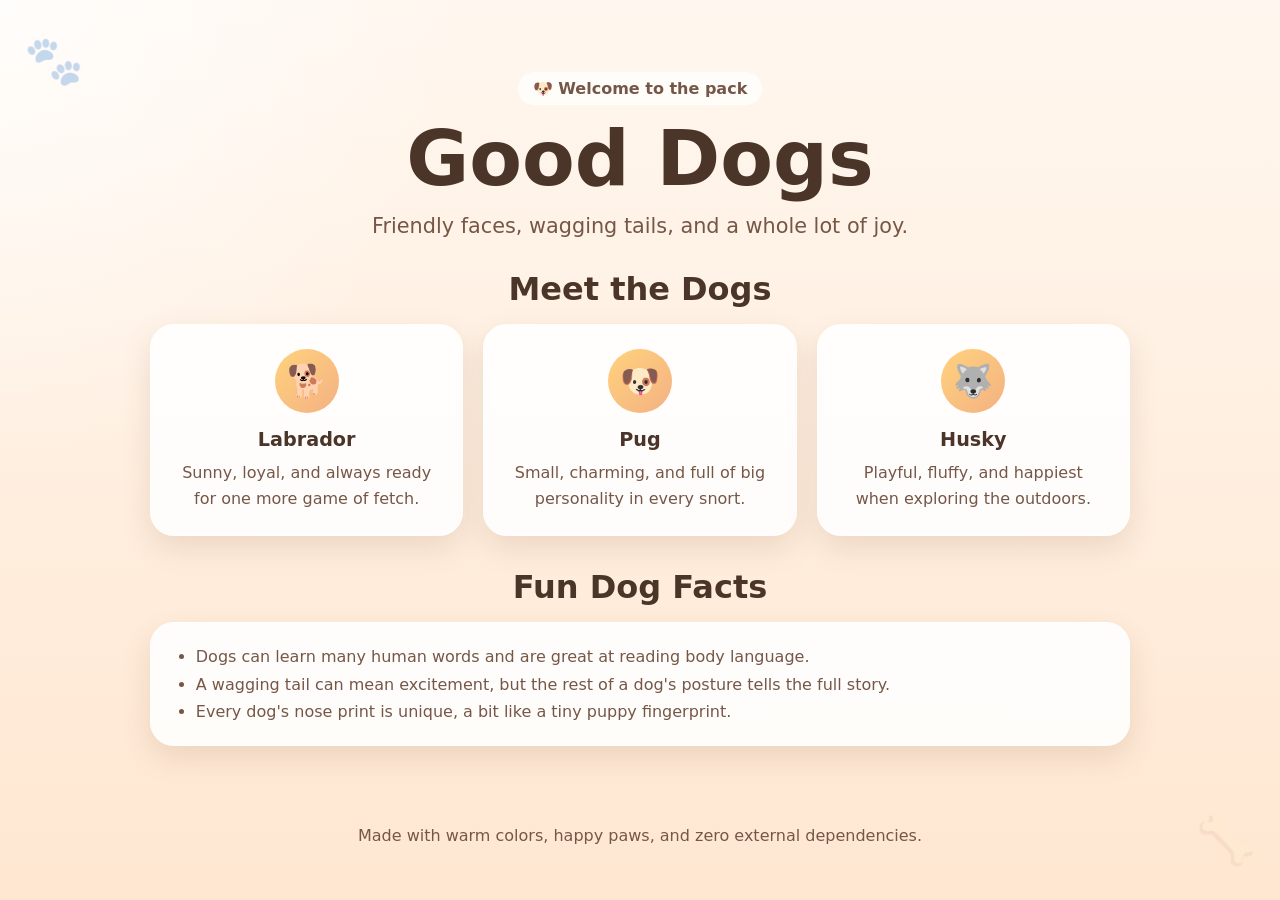
<file: dog/index.html>
<!DOCTYPE html>
<html lang="en">
<head>
  <meta charset="UTF-8">
  <meta name="viewport" content="width=device-width, initial-scale=1.0">
  <title>Good Dogs</title>
  <link rel="stylesheet" href="style.css">
</head>
<body>
  <div class="decor decor--left" aria-hidden="true">🐾</div>
  <div class="decor decor--right" aria-hidden="true">🦴</div>

  <header class="hero">
    <p class="hero__eyebrow">🐶 Welcome to the pack</p>
    <h1>Good Dogs</h1>
    <p class="tagline">Friendly faces, wagging tails, and a whole lot of joy.</p>
  </header>

  <main class="container">
    <section class="dogs" aria-label="Dog gallery">
      <h2>Meet the Dogs</h2>
      <div class="card-grid">
        <article class="dog-card">
          <div class="dog-card__emoji" aria-hidden="true">🐕</div>
          <h3>Labrador</h3>
          <p>Sunny, loyal, and always ready for one more game of fetch.</p>
        </article>

        <article class="dog-card">
          <div class="dog-card__emoji" aria-hidden="true">🐶</div>
          <h3>Pug</h3>
          <p>Small, charming, and full of big personality in every snort.</p>
        </article>

        <article class="dog-card">
          <div class="dog-card__emoji" aria-hidden="true">🐺</div>
          <h3>Husky</h3>
          <p>Playful, fluffy, and happiest when exploring the outdoors.</p>
        </article>
      </div>
    </section>

    <section class="facts" aria-label="Fun facts about dogs">
      <h2>Fun Dog Facts</h2>
      <ul class="facts-list">
        <li>Dogs can learn many human words and are great at reading body language.</li>
        <li>A wagging tail can mean excitement, but the rest of a dog's posture tells the full story.</li>
        <li>Every dog's nose print is unique, a bit like a tiny puppy fingerprint.</li>
      </ul>
    </section>
  </main>

  <footer class="footer">
    <p>Made with warm colors, happy paws, and zero external dependencies.</p>
  </footer>
</body>
</html>
</file>
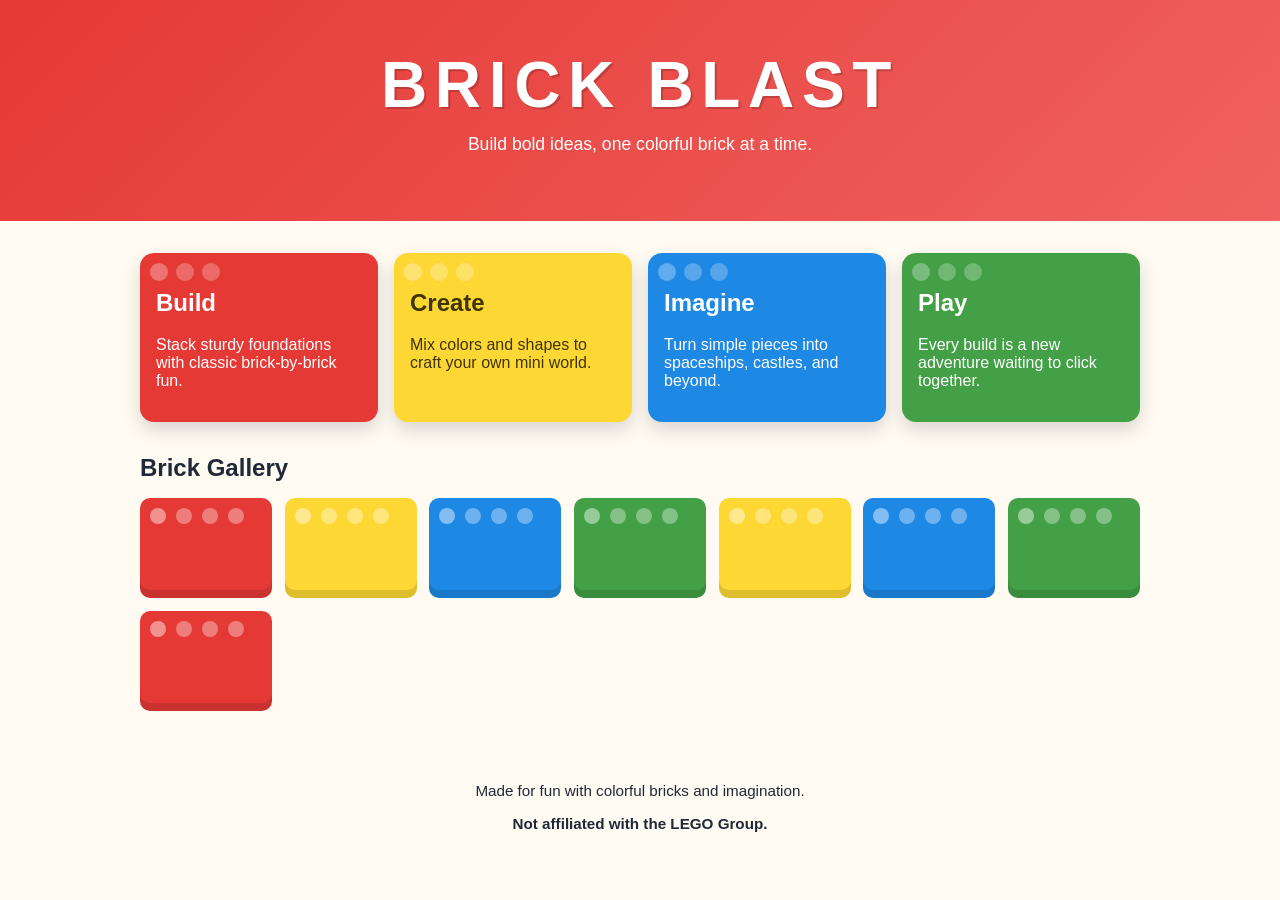
<file: lego-site/index.html>
<!DOCTYPE html>
<html lang="en">
<head>
  <meta charset="UTF-8">
  <meta name="viewport" content="width=device-width, initial-scale=1.0">
  <title>Brick Blast - LEGO-Inspired Fun</title>
  <link rel="stylesheet" href="styles.css">
</head>
<body>
  <header class="hero">
    <h1>BRICK BLAST</h1>
    <p>Build bold ideas, one colorful brick at a time.</p>
  </header>

  <main class="container">
    <section class="features" aria-label="Features">
      <article class="card card--red">
        <h2>Build</h2>
        <p>Stack sturdy foundations with classic brick-by-brick fun.</p>
      </article>
      <article class="card card--yellow">
        <h2>Create</h2>
        <p>Mix colors and shapes to craft your own mini world.</p>
      </article>
      <article class="card card--blue">
        <h2>Imagine</h2>
        <p>Turn simple pieces into spaceships, castles, and beyond.</p>
      </article>
      <article class="card card--green">
        <h2>Play</h2>
        <p>Every build is a new adventure waiting to click together.</p>
      </article>
    </section>

    <section class="gallery" aria-label="Brick gallery">
      <h2>Brick Gallery</h2>
      <div class="gallery__grid">
        <div class="tile tile--red"></div>
        <div class="tile tile--yellow"></div>
        <div class="tile tile--blue"></div>
        <div class="tile tile--green"></div>
        <div class="tile tile--yellow"></div>
        <div class="tile tile--blue"></div>
        <div class="tile tile--green"></div>
        <div class="tile tile--red"></div>
      </div>
    </section>
  </main>

  <footer class="footer">
    <p>Made for fun with colorful bricks and imagination.</p>
    <p class="disclaimer">Not affiliated with the LEGO Group.</p>
  </footer>
</body>
</html>
</file>
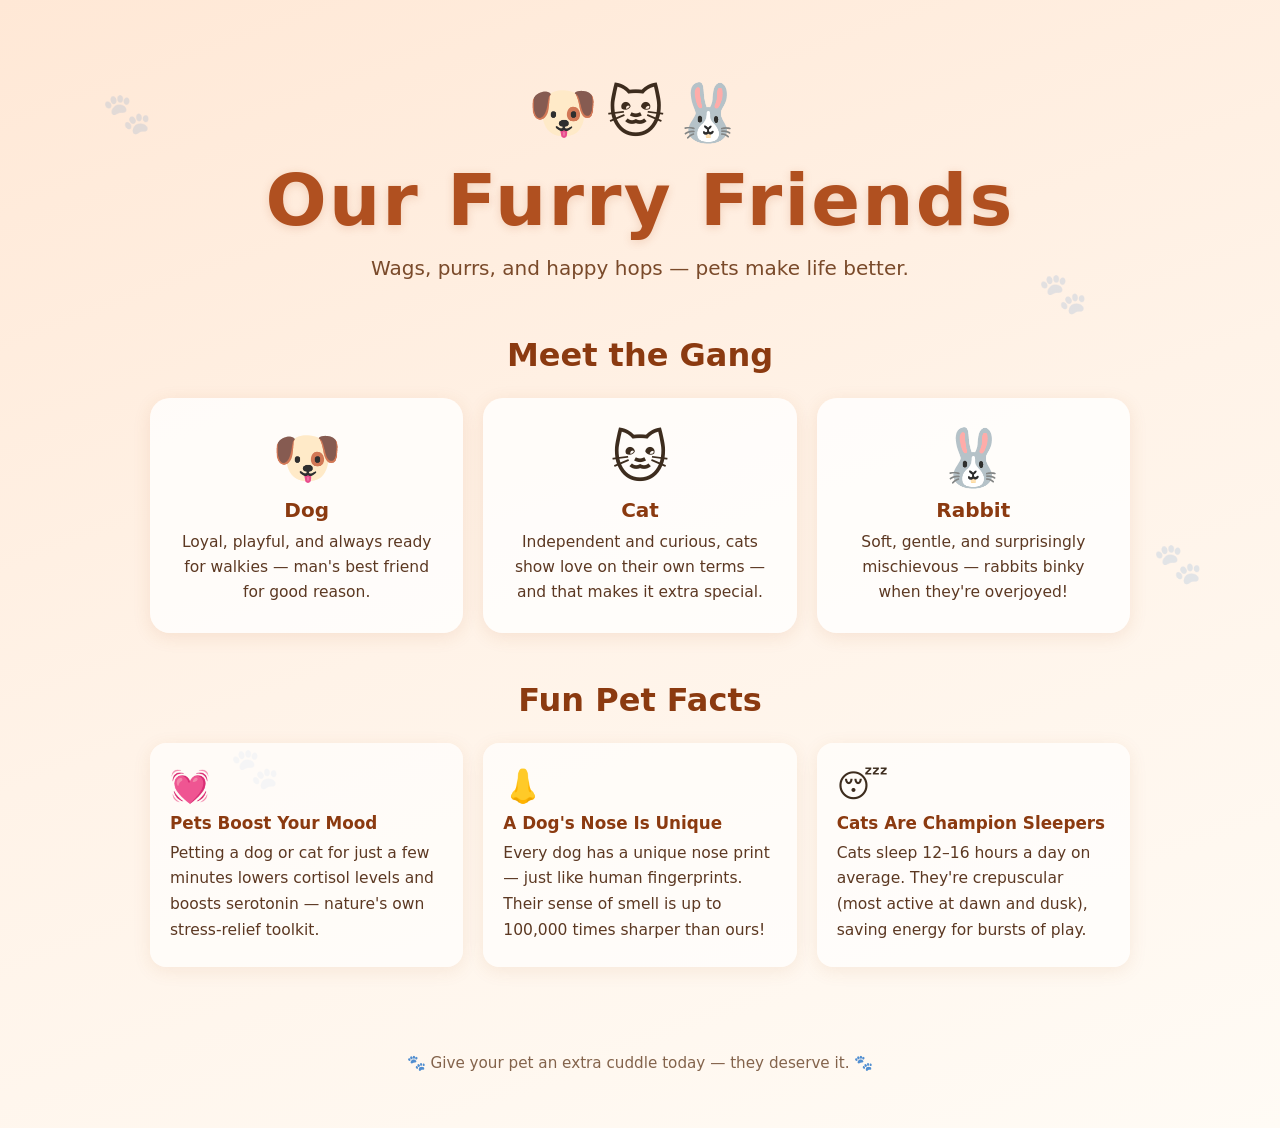
<file: pet/index.html>
<!DOCTYPE html>
<html lang="en">
<head>
  <meta charset="UTF-8">
  <meta name="viewport" content="width=device-width, initial-scale=1.0">
  <title>Our Furry Friends</title>
  <link rel="stylesheet" href="style.css">
</head>
<body>

  <!-- Decorative paw prints floating in the background -->
  <div class="bg-paws" aria-hidden="true">
    <span class="paw paw--1">🐾</span>
    <span class="paw paw--2">🐾</span>
    <span class="paw paw--3">🐾</span>
    <span class="paw paw--4">🐾</span>
  </div>

  <!-- Hero section -->
  <header class="hero">
    <div class="hero__emoji" aria-hidden="true">🐶🐱🐰</div>
    <h1>Our Furry Friends</h1>
    <p class="tagline">Wags, purrs, and happy hops — pets make life better.</p>
  </header>

  <main class="container">

    <!-- Pet cards gallery -->
    <section class="pets" aria-label="Meet our pets">
      <h2>Meet the Gang</h2>
      <div class="pets__grid">

        <article class="pet-card">
          <div class="pet-card__icon" aria-hidden="true">🐶</div>
          <h3>Dog</h3>
          <p>Loyal, playful, and always ready for walkies — man's best friend for good reason.</p>
        </article>

        <article class="pet-card">
          <div class="pet-card__icon" aria-hidden="true">🐱</div>
          <h3>Cat</h3>
          <p>Independent and curious, cats show love on their own terms — and that makes it extra special.</p>
        </article>

        <article class="pet-card">
          <div class="pet-card__icon" aria-hidden="true">🐰</div>
          <h3>Rabbit</h3>
          <p>Soft, gentle, and surprisingly mischievous — rabbits binky when they're overjoyed!</p>
        </article>

      </div>
    </section>

    <!-- Fun facts section -->
    <section class="facts" aria-label="Fun facts about pets">
      <h2>Fun Pet Facts</h2>
      <div class="facts__grid">

        <article class="fact-card">
          <div class="fact-card__icon" aria-hidden="true">💓</div>
          <h3>Pets Boost Your Mood</h3>
          <p>
            Petting a dog or cat for just a few minutes lowers cortisol levels
            and boosts serotonin — nature's own stress-relief toolkit.
          </p>
        </article>

        <article class="fact-card">
          <div class="fact-card__icon" aria-hidden="true">👃</div>
          <h3>A Dog's Nose Is Unique</h3>
          <p>
            Every dog has a unique nose print — just like human fingerprints.
            Their sense of smell is up to 100,000 times sharper than ours!
          </p>
        </article>

        <article class="fact-card">
          <div class="fact-card__icon" aria-hidden="true">😴</div>
          <h3>Cats Are Champion Sleepers</h3>
          <p>
            Cats sleep 12–16 hours a day on average. They're crepuscular
            (most active at dawn and dusk), saving energy for bursts of play.
          </p>
        </article>

      </div>
    </section>

  </main>

  <!-- Footer -->
  <footer class="footer">
    <p>🐾 Give your pet an extra cuddle today — they deserve it. 🐾</p>
  </footer>

</body>
</html>
</file>
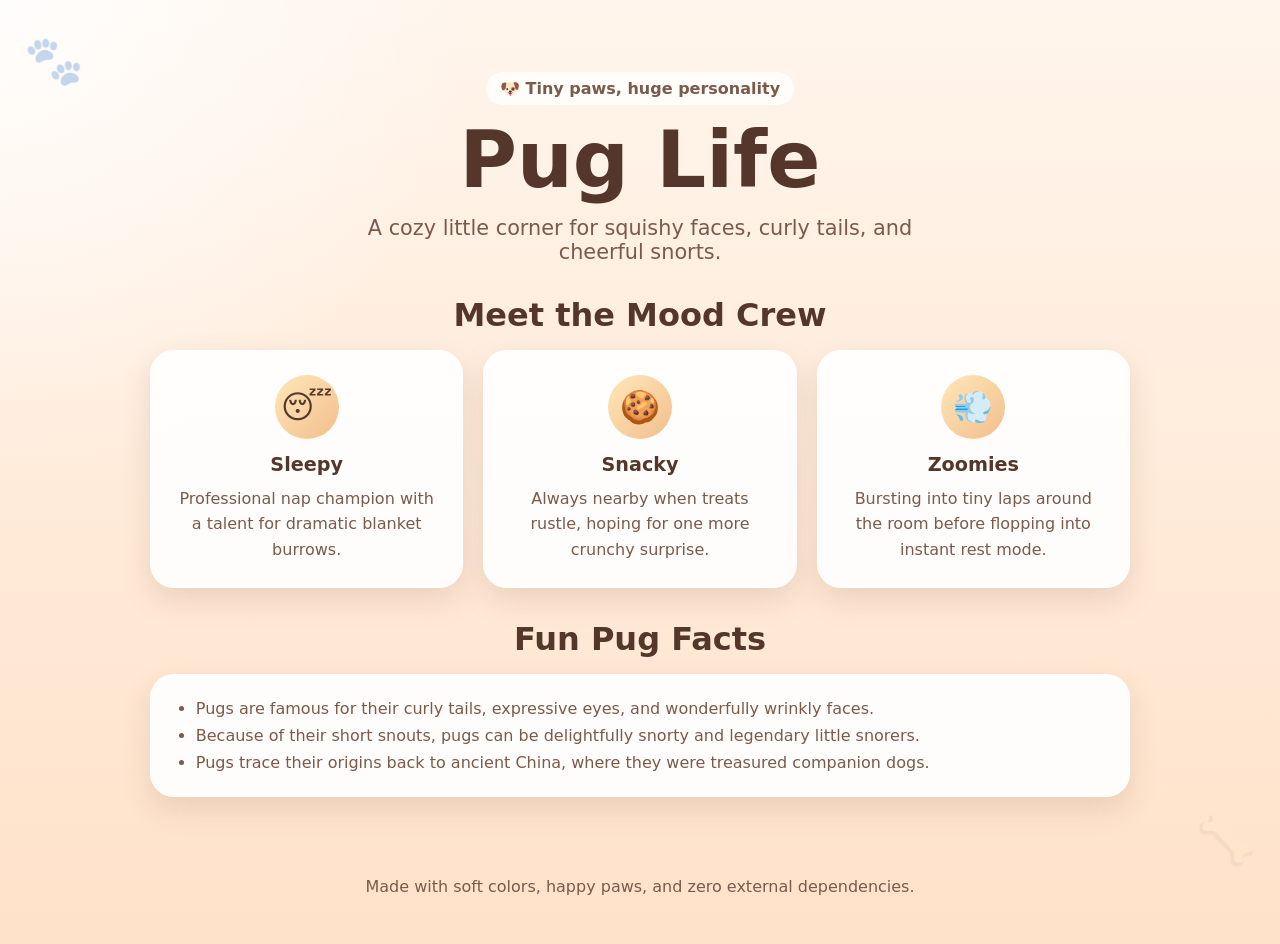
<file: pug/index.html>
<!DOCTYPE html>
<html lang="en">
<head>
  <meta charset="UTF-8">
  <meta name="viewport" content="width=device-width, initial-scale=1.0">
  <title>Pug Life</title>
  <link rel="stylesheet" href="style.css">
</head>
<body>
  <div class="decor decor--left" aria-hidden="true">🐾</div>
  <div class="decor decor--right" aria-hidden="true">🦴</div>

  <header class="hero">
    <p class="hero__eyebrow">🐶 Tiny paws, huge personality</p>
    <h1>Pug Life</h1>
    <p class="tagline">A cozy little corner for squishy faces, curly tails, and cheerful snorts.</p>
  </header>

  <main class="container">
    <section class="pugs" aria-label="Pug gallery">
      <h2>Meet the Mood Crew</h2>
      <div class="card-grid">
        <article class="pug-card">
          <div class="pug-card__emoji" aria-hidden="true">😴</div>
          <h3>Sleepy</h3>
          <p>Professional nap champion with a talent for dramatic blanket burrows.</p>
        </article>

        <article class="pug-card">
          <div class="pug-card__emoji" aria-hidden="true">🍪</div>
          <h3>Snacky</h3>
          <p>Always nearby when treats rustle, hoping for one more crunchy surprise.</p>
        </article>

        <article class="pug-card">
          <div class="pug-card__emoji" aria-hidden="true">💨</div>
          <h3>Zoomies</h3>
          <p>Bursting into tiny laps around the room before flopping into instant rest mode.</p>
        </article>
      </div>
    </section>

    <section class="facts" aria-label="Fun facts about pugs">
      <h2>Fun Pug Facts</h2>
      <ul class="facts-list">
        <li>Pugs are famous for their curly tails, expressive eyes, and wonderfully wrinkly faces.</li>
        <li>Because of their short snouts, pugs can be delightfully snorty and legendary little snorers.</li>
        <li>Pugs trace their origins back to ancient China, where they were treasured companion dogs.</li>
      </ul>
    </section>
  </main>

  <footer class="footer">
    <p>Made with soft colors, happy paws, and zero external dependencies.</p>
  </footer>
</body>
</html>
</file>
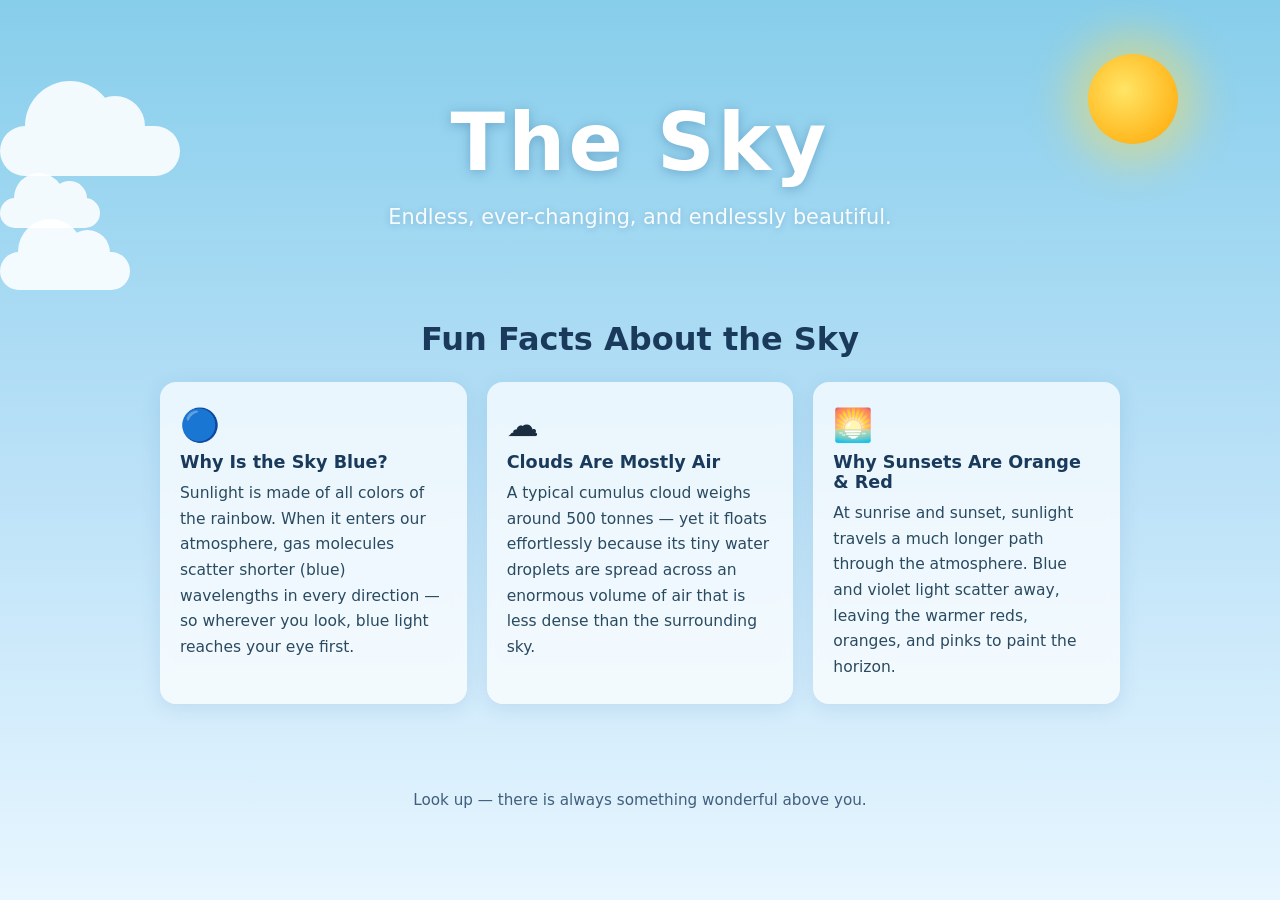
<file: sky/index.html>
<!DOCTYPE html>
<html lang="en">
<head>
  <meta charset="UTF-8">
  <meta name="viewport" content="width=device-width, initial-scale=1.0">
  <title>The Sky</title>
  <link rel="stylesheet" href="style.css">
</head>
<body>

  <!-- Animated sky background with sun and clouds -->
  <div class="sky" aria-hidden="true">
    <div class="sun"></div>
    <div class="cloud cloud--1"></div>
    <div class="cloud cloud--2"></div>
    <div class="cloud cloud--3"></div>
  </div>

  <!-- Hero section -->
  <header class="hero">
    <h1>The Sky</h1>
    <p class="tagline">Endless, ever-changing, and endlessly beautiful.</p>
  </header>

  <!-- Fun facts section -->
  <main class="container">
    <section class="facts" aria-label="Fun facts about the sky">
      <h2>Fun Facts About the Sky</h2>
      <div class="facts__grid">

        <article class="fact-card">
          <div class="fact-card__icon" aria-hidden="true">🔵</div>
          <h3>Why Is the Sky Blue?</h3>
          <p>
            Sunlight is made of all colors of the rainbow. When it enters our
            atmosphere, gas molecules scatter shorter (blue) wavelengths in every
            direction — so wherever you look, blue light reaches your eye first.
          </p>
        </article>

        <article class="fact-card">
          <div class="fact-card__icon" aria-hidden="true">☁️</div>
          <h3>Clouds Are Mostly Air</h3>
          <p>
            A typical cumulus cloud weighs around 500 tonnes — yet it floats
            effortlessly because its tiny water droplets are spread across an
            enormous volume of air that is less dense than the surrounding sky.
          </p>
        </article>

        <article class="fact-card">
          <div class="fact-card__icon" aria-hidden="true">🌅</div>
          <h3>Why Sunsets Are Orange &amp; Red</h3>
          <p>
            At sunrise and sunset, sunlight travels a much longer path through
            the atmosphere. Blue and violet light scatter away, leaving the
            warmer reds, oranges, and pinks to paint the horizon.
          </p>
        </article>

      </div>
    </section>
  </main>

  <!-- Footer -->
  <footer class="footer">
    <p>Look up — there is always something wonderful above you.</p>
  </footer>

</body>
</html>
</file>
<file: dog/style.css>
:root {
  --bg: #fff7ef;
  --bg-accent: #ffe7d1;
  --card: rgba(255, 255, 255, 0.88);
  --ink: #4b3528;
  --muted: #765747;
  --peach: #f4b183;
  --gold: #ffd27d;
  --shadow: rgba(120, 77, 41, 0.14);
}

*,
*::before,
*::after {
  box-sizing: border-box;
}

body {
  margin: 0;
  min-height: 100vh;
  font-family: "Segoe UI", system-ui, sans-serif;
  color: var(--ink);
  background:
    radial-gradient(circle at top left, rgba(255, 255, 255, 0.75), transparent 30%),
    linear-gradient(180deg, var(--bg) 0%, var(--bg-accent) 100%);
}

.decor {
  position: fixed;
  z-index: 0;
  font-size: clamp(2rem, 4vw, 3rem);
  opacity: 0.25;
  pointer-events: none;
  animation: bob 3.5s ease-in-out infinite;
}

.decor--left {
  top: 2rem;
  left: 1.5rem;
}

.decor--right {
  right: 1.5rem;
  bottom: 2rem;
  animation-delay: -1.4s;
}

.hero,
.container,
.footer {
  position: relative;
  z-index: 1;
}

.hero {
  text-align: center;
  padding: 4.5rem 1rem 2rem;
}

.hero__eyebrow {
  display: inline-block;
  margin: 0 0 1rem;
  padding: 0.45rem 0.9rem;
  border-radius: 999px;
  background: rgba(255, 255, 255, 0.75);
  color: var(--muted);
  font-weight: 600;
}

.hero h1 {
  margin: 0;
  font-size: clamp(2.8rem, 9vw, 4.8rem);
  line-height: 1;
}

.tagline {
  margin: 1rem auto 0;
  max-width: 34rem;
  font-size: clamp(1.05rem, 3vw, 1.3rem);
  color: var(--muted);
}

.container {
  width: min(980px, 92vw);
  margin: 0 auto;
  padding-bottom: 2rem;
}

.dogs,
.facts {
  margin-bottom: 2rem;
}

.dogs h2,
.facts h2 {
  margin: 0 0 1rem;
  font-size: clamp(1.5rem, 4vw, 2rem);
  text-align: center;
}

.card-grid {
  display: grid;
  gap: 1.25rem;
  grid-template-columns: repeat(auto-fit, minmax(220px, 1fr));
}

.dog-card,
.facts-list {
  background: var(--card);
  border: 1px solid rgba(255, 255, 255, 0.7);
  border-radius: 24px;
  box-shadow: 0 12px 30px var(--shadow);
}

.dog-card {
  padding: 1.5rem;
  text-align: center;
  transition: transform 0.2s ease, box-shadow 0.2s ease;
}

.dog-card:hover {
  transform: translateY(-4px);
  box-shadow: 0 18px 34px rgba(120, 77, 41, 0.18);
}

.dog-card__emoji {
  display: inline-grid;
  place-items: center;
  width: 4rem;
  height: 4rem;
  margin-bottom: 0.9rem;
  border-radius: 50%;
  background: linear-gradient(135deg, var(--gold), var(--peach));
  font-size: 2rem;
}

.dog-card h3 {
  margin: 0 0 0.6rem;
  font-size: 1.2rem;
}

.dog-card p {
  margin: 0;
  line-height: 1.6;
  color: var(--muted);
}

.facts-list {
  margin: 0;
  padding: 1.25rem 1.5rem 1.25rem 2.8rem;
  line-height: 1.7;
  color: var(--muted);
}

.footer {
  padding: 0 1rem 2rem;
  text-align: center;
  color: var(--muted);
}

@keyframes bob {
  0%,
  100% {
    transform: translateY(0);
  }
  50% {
    transform: translateY(-8px);
  }
}

@media (prefers-reduced-motion: reduce) {
  .decor,
  .dog-card {
    animation: none;
    transition: none;
  }

  .dog-card:hover {
    transform: none;
  }
}

@media (max-width: 480px) {
  .hero {
    padding-top: 4rem;
  }

  .facts-list {
    padding-left: 2.3rem;
  }
}
</file>
<file: lego-site/styles.css>
:root {
  --red: #e53935;
  --yellow: #fdd835;
  --blue: #1e88e5;
  --green: #43a047;
  --ink: #1f2937;
  --bg: #fffaf2;
}

* {
  box-sizing: border-box;
}

body {
  margin: 0;
  font-family: "Trebuchet MS", "Segoe UI", sans-serif;
  color: var(--ink);
  background: var(--bg);
}

.hero {
  background: linear-gradient(135deg, var(--red), #f0625f);
  color: #fff;
  text-align: center;
  padding: 3rem 1rem;
}

.hero h1 {
  margin: 0;
  font-size: clamp(2rem, 8vw, 4rem);
  letter-spacing: 0.12em;
  text-shadow: 2px 2px 0 rgba(0, 0, 0, 0.18);
}

.hero p {
  margin-top: 0.75rem;
  font-size: 1.1rem;
}

.container {
  width: min(1000px, 92vw);
  margin: 2rem auto;
}

.features {
  display: grid;
  gap: 1rem;
  grid-template-columns: repeat(auto-fit, minmax(190px, 1fr));
}

.card {
  border-radius: 14px;
  padding: 1rem;
  color: #fff;
  position: relative;
  min-height: 160px;
  box-shadow: 0 8px 18px rgba(0, 0, 0, 0.15);
}

.card::before {
  content: "";
  position: absolute;
  width: 18px;
  height: 18px;
  border-radius: 50%;
  top: 10px;
  left: 10px;
  box-shadow:
    26px 0 0 rgba(255, 255, 255, 0.25),
    52px 0 0 rgba(255, 255, 255, 0.25);
  background: rgba(255, 255, 255, 0.3);
}

.card--red { background: var(--red); }
.card--yellow { background: var(--yellow); color: #403400; }
.card--blue { background: var(--blue); }
.card--green { background: var(--green); }

.gallery {
  margin-top: 2rem;
}

.gallery h2 {
  margin-bottom: 1rem;
}

.gallery__grid {
  display: grid;
  gap: 0.8rem;
  grid-template-columns: repeat(auto-fit, minmax(120px, 1fr));
}

.tile {
  height: 100px;
  border-radius: 10px;
  position: relative;
  box-shadow: inset 0 -8px 0 rgba(0, 0, 0, 0.12);
}

.tile::before {
  content: "";
  position: absolute;
  width: 16px;
  height: 16px;
  border-radius: 50%;
  top: 10px;
  left: 10px;
  box-shadow:
    26px 0 0 rgba(255, 255, 255, 0.35),
    52px 0 0 rgba(255, 255, 255, 0.35),
    78px 0 0 rgba(255, 255, 255, 0.35);
  background: rgba(255, 255, 255, 0.45);
}

.tile--red { background: var(--red); }
.tile--yellow { background: var(--yellow); }
.tile--blue { background: var(--blue); }
.tile--green { background: var(--green); }

.footer {
  text-align: center;
  padding: 1.5rem 1rem 2rem;
  font-size: 0.95rem;
}

.disclaimer {
  font-weight: bold;
}

@media (max-width: 480px) {
  .card {
    min-height: 140px;
  }

  .tile {
    height: 90px;
  }
}
</file>
<file: pet/style.css>
/* =====================================================
   Pet Site — style.css
   Pure CSS, no external dependencies.
   ===================================================== */

/* ---------- Reset & base ---------- */
*, *::before, *::after {
  box-sizing: border-box;
}

body {
  margin: 0;
  font-family: "Segoe UI", system-ui, sans-serif;
  color: #3d2c1e;
  /* Warm, soft peach-to-cream gradient */
  background: linear-gradient(160deg, #ffe8d6 0%, #fff3e8 50%, #fffbf5 100%);
  min-height: 100vh;
  overflow-x: hidden;
}

/* ---------- Floating paw print background accents ---------- */
.bg-paws {
  position: fixed;
  inset: 0;
  pointer-events: none;
  overflow: hidden;
  z-index: 0;
}

.paw {
  position: absolute;
  font-size: 2.5rem;
  opacity: 0.12;
  animation: paw-float 8s ease-in-out infinite;
  user-select: none;
}

.paw--1 { top: 10%;  left:  8%; animation-delay:    0s; }
.paw--2 { top: 60%;  right: 6%; animation-delay: -3.2s; }
.paw--3 { top: 30%;  right:15%; animation-delay: -1.8s; }
.paw--4 { bottom:12%;left: 18%; animation-delay: -5.5s; }

/* Gentle floating bob */
@keyframes paw-float {
  0%, 100% { transform: translateY(0)   rotate(-10deg); }
  50%       { transform: translateY(-18px) rotate(8deg); }
}

/* Respect "prefer reduced motion" accessibility setting */
@media (prefers-reduced-motion: reduce) {
  .paw { animation: none; }
}

/* ---------- Hero ---------- */
.hero {
  position: relative;
  z-index: 1;
  text-align: center;
  padding: 5rem 1rem 3.5rem;
}

.hero__emoji {
  font-size: clamp(2rem, 6vw, 3.5rem);
  letter-spacing: 0.15em;
  margin-bottom: 0.5rem;
  /* Bounce animation on the hero emoji row */
  display: inline-block;
  animation: emoji-bounce 2.4s ease-in-out infinite;
}

@keyframes emoji-bounce {
  0%, 100% { transform: translateY(0); }
  45%       { transform: translateY(-10px); }
  65%       { transform: translateY(-4px); }
}

@media (prefers-reduced-motion: reduce) {
  .hero__emoji { animation: none; }
}

.hero h1 {
  margin: 0.25rem 0 0;
  font-size: clamp(2.5rem, 9vw, 4.5rem);
  font-weight: 800;
  color: #b05020;
  text-shadow: 0 2px 10px rgba(180, 80, 20, 0.18);
  letter-spacing: 0.03em;
}

.tagline {
  margin: 0.9rem 0 0;
  font-size: clamp(1rem, 3vw, 1.25rem);
  color: #7a4a2a;
}

/* ---------- Shared container ---------- */
.container {
  position: relative;
  z-index: 1;
  width: min(980px, 92vw);
  margin: 0 auto 3rem;
}

/* ---------- Section headings ---------- */
.pets h2,
.facts h2 {
  text-align: center;
  font-size: clamp(1.4rem, 4vw, 2rem);
  color: #8b3a10;
  margin: 0 0 1.5rem;
}

/* ---------- Pet cards ---------- */
.pets {
  margin-bottom: 3rem;
}

.pets__grid {
  display: grid;
  gap: 1.25rem;
  grid-template-columns: repeat(auto-fit, minmax(240px, 1fr));
}

.pet-card {
  background: rgba(255, 255, 255, 0.78);
  border-radius: 20px;
  padding: 2rem 1.5rem 1.75rem;
  text-align: center;
  box-shadow: 0 4px 18px rgba(180, 100, 40, 0.12);
  transition: transform 0.22s ease, box-shadow 0.22s ease;
}

/* Gentle lift on hover */
.pet-card:hover {
  transform: translateY(-6px) scale(1.02);
  box-shadow: 0 10px 30px rgba(180, 100, 40, 0.2);
}

.pet-card__icon {
  font-size: 3.5rem;
  line-height: 1;
  margin-bottom: 0.75rem;
  display: block;
}

.pet-card h3 {
  margin: 0 0 0.5rem;
  font-size: 1.25rem;
  color: #8b3a10;
}

.pet-card p {
  margin: 0;
  line-height: 1.6;
  font-size: 0.97rem;
  color: #5c3822;
}

/* ---------- Fun fact cards ---------- */
.facts__grid {
  display: grid;
  gap: 1.25rem;
  grid-template-columns: repeat(auto-fit, minmax(240px, 1fr));
}

.fact-card {
  background: rgba(255, 255, 255, 0.65);
  border-radius: 16px;
  padding: 1.5rem 1.25rem;
  box-shadow: 0 4px 18px rgba(180, 100, 40, 0.1);
  transition: transform 0.22s ease, box-shadow 0.22s ease;
}

.fact-card:hover {
  transform: translateY(-4px);
  box-shadow: 0 8px 24px rgba(180, 100, 40, 0.16);
}

.fact-card__icon {
  font-size: 2rem;
  margin-bottom: 0.5rem;
  display: block;
}

.fact-card h3 {
  margin: 0 0 0.5rem;
  font-size: 1.05rem;
  color: #8b3a10;
}

.fact-card p {
  margin: 0;
  line-height: 1.65;
  font-size: 0.97rem;
  color: #5c3822;
}

/* ---------- Footer ---------- */
.footer {
  position: relative;
  z-index: 1;
  text-align: center;
  padding: 1.5rem 1rem 2.5rem;
  font-size: 0.95rem;
  color: rgba(90, 50, 20, 0.75);
}
</file>
<file: pug/style.css>
:root {
  --bg: #fff5ec;
  --bg-accent: #ffe2c9;
  --card: rgba(255, 255, 255, 0.9);
  --ink: #54372a;
  --muted: #7a5a4b;
  --tan: #f2be8d;
  --cream: #ffe7b8;
  --shadow: rgba(124, 84, 55, 0.16);
}

*,
*::before,
*::after {
  box-sizing: border-box;
}

body {
  margin: 0;
  min-height: 100vh;
  font-family: "Segoe UI", system-ui, sans-serif;
  color: var(--ink);
  background:
    radial-gradient(circle at top left, rgba(255, 255, 255, 0.85), transparent 30%),
    linear-gradient(180deg, var(--bg) 0%, var(--bg-accent) 100%);
}

.decor {
  position: fixed;
  z-index: 0;
  font-size: clamp(2rem, 4vw, 3rem);
  opacity: 0.26;
  pointer-events: none;
  animation: bob 3.6s ease-in-out infinite;
}

.decor--left {
  top: 2rem;
  left: 1.5rem;
}

.decor--right {
  right: 1.5rem;
  bottom: 2rem;
  animation-delay: -1.5s;
}

.hero,
.container,
.footer {
  position: relative;
  z-index: 1;
}

.hero {
  text-align: center;
  padding: 4.5rem 1rem 2rem;
}

.hero__eyebrow {
  display: inline-block;
  margin: 0 0 1rem;
  padding: 0.45rem 0.9rem;
  border-radius: 999px;
  background: rgba(255, 255, 255, 0.78);
  color: var(--muted);
  font-weight: 600;
}

.hero h1 {
  margin: 0;
  font-size: clamp(2.8rem, 9vw, 4.9rem);
  line-height: 1;
}

.tagline {
  margin: 1rem auto 0;
  max-width: 37rem;
  font-size: clamp(1.05rem, 3vw, 1.3rem);
  color: var(--muted);
}

.container {
  width: min(980px, 92vw);
  margin: 0 auto;
  padding-bottom: 2rem;
}

.pugs,
.facts {
  margin-bottom: 2rem;
}

.pugs h2,
.facts h2 {
  margin: 0 0 1rem;
  font-size: clamp(1.5rem, 4vw, 2rem);
  text-align: center;
}

.card-grid {
  display: grid;
  gap: 1.25rem;
  grid-template-columns: repeat(auto-fit, minmax(220px, 1fr));
}

.pug-card,
.facts-list {
  background: var(--card);
  border: 1px solid rgba(255, 255, 255, 0.72);
  border-radius: 24px;
  box-shadow: 0 12px 30px var(--shadow);
}

.pug-card {
  padding: 1.5rem;
  text-align: center;
  transition: transform 0.2s ease, box-shadow 0.2s ease;
}

.pug-card:hover {
  transform: translateY(-4px);
  box-shadow: 0 18px 34px rgba(124, 84, 55, 0.2);
}

.pug-card__emoji {
  display: inline-grid;
  place-items: center;
  width: 4rem;
  height: 4rem;
  margin-bottom: 0.9rem;
  border-radius: 50%;
  background: linear-gradient(135deg, var(--cream), var(--tan));
  font-size: 2rem;
}

.pug-card h3 {
  margin: 0 0 0.6rem;
  font-size: 1.2rem;
}

.pug-card p {
  margin: 0;
  line-height: 1.6;
  color: var(--muted);
}

.facts-list {
  margin: 0;
  padding: 1.25rem 1.5rem 1.25rem 2.8rem;
  line-height: 1.7;
  color: var(--muted);
}

.footer {
  padding: 0 1rem 2rem;
  text-align: center;
  color: var(--muted);
}

@keyframes bob {
  0%,
  100% {
    transform: translateY(0);
  }
  50% {
    transform: translateY(-8px);
  }
}

@media (prefers-reduced-motion: reduce) {
  .decor,
  .pug-card {
    animation: none;
    transition: none;
  }

  .pug-card:hover {
    transform: none;
  }
}

@media (max-width: 480px) {
  .hero {
    padding-top: 4rem;
  }

  .facts-list {
    padding-left: 2.3rem;
  }
}
</file>
<file: sky/style.css>
/* =====================================================
   Sky Site — style.css
   Pure CSS, no external dependencies.
   ===================================================== */

/* ---------- Reset & base ---------- */
*, *::before, *::after {
  box-sizing: border-box;
}

body {
  margin: 0;
  font-family: "Segoe UI", system-ui, sans-serif;
  color: #1a2e40;
  /* Soft day-sky gradient covers the full page */
  background: linear-gradient(180deg, #87ceeb 0%, #b8e0f7 50%, #e8f6ff 100%);
  min-height: 100vh;
}

/* ---------- Animated sky layer (sun + clouds) ---------- */
.sky {
  position: fixed;
  inset: 0;          /* cover the whole viewport */
  pointer-events: none;
  overflow: hidden;
  z-index: 0;
}

/* Sun */
.sun {
  position: absolute;
  top: 6%;
  right: 8%;
  width: 90px;
  height: 90px;
  border-radius: 50%;
  background: radial-gradient(circle at 40% 40%, #ffe566, #ffa500);
  box-shadow: 0 0 40px 20px rgba(255, 220, 80, 0.45);
}

/* Cloud base shape — built from pseudo-elements, no images needed */
.cloud {
  position: absolute;
  background: #fff;
  border-radius: 50px;
  opacity: 0.88;
}

.cloud::before,
.cloud::after {
  content: "";
  position: absolute;
  background: #fff;
  border-radius: 50%;
}

/* Large cloud */
.cloud--1 {
  width: 180px;
  height: 50px;
  top: 14%;
  /* start off-screen to the left */
  animation: drift 60s linear infinite;
}
.cloud--1::before {
  width: 90px;
  height: 90px;
  top: -45px;
  left: 25px;
}
.cloud--1::after {
  width: 60px;
  height: 60px;
  top: -30px;
  left: 85px;
}

/* Medium cloud */
.cloud--2 {
  width: 130px;
  height: 38px;
  top: 28%;
  animation: drift 80s linear infinite;
  animation-delay: -25s;
}
.cloud--2::before {
  width: 65px;
  height: 65px;
  top: -33px;
  left: 18px;
}
.cloud--2::after {
  width: 45px;
  height: 45px;
  top: -22px;
  left: 65px;
}

/* Small cloud */
.cloud--3 {
  width: 100px;
  height: 30px;
  top: 22%;
  animation: drift 100s linear infinite;
  animation-delay: -55s;
}
.cloud--3::before {
  width: 50px;
  height: 50px;
  top: -25px;
  left: 14px;
}
.cloud--3::after {
  width: 35px;
  height: 35px;
  top: -17px;
  left: 52px;
}

/* Drift animation — clouds travel from right to left across the viewport */
@keyframes drift {
  from { transform: translateX(110vw); }
  to   { transform: translateX(-220px); }
}

/* Respect "prefer reduced motion" accessibility setting */
@media (prefers-reduced-motion: reduce) {
  .cloud { animation: none; }
}

/* ---------- Hero ---------- */
.hero {
  position: relative;
  z-index: 1;
  text-align: center;
  padding: 6rem 1rem 4rem;
}

.hero h1 {
  margin: 0;
  font-size: clamp(2.8rem, 9vw, 5rem);
  font-weight: 800;
  color: #fff;
  text-shadow: 0 2px 12px rgba(30, 90, 140, 0.35);
  letter-spacing: 0.04em;
}

.tagline {
  margin: 1rem 0 0;
  font-size: clamp(1rem, 3vw, 1.3rem);
  color: rgba(255, 255, 255, 0.92);
  text-shadow: 0 1px 6px rgba(30, 90, 140, 0.25);
}

/* ---------- Fact cards ---------- */
.container {
  position: relative;
  z-index: 1;
  width: min(960px, 92vw);
  margin: 0 auto 3rem;
}

.facts h2 {
  text-align: center;
  font-size: clamp(1.4rem, 4vw, 2rem);
  margin-bottom: 1.5rem;
  color: #1a3a5c;
}

.facts__grid {
  display: grid;
  gap: 1.25rem;
  grid-template-columns: repeat(auto-fit, minmax(240px, 1fr));
}

.fact-card {
  background: rgba(255, 255, 255, 0.72);
  backdrop-filter: blur(6px);
  -webkit-backdrop-filter: blur(6px);
  border-radius: 16px;
  padding: 1.5rem 1.25rem;
  box-shadow: 0 4px 20px rgba(30, 90, 160, 0.12);
  transition: transform 0.2s ease, box-shadow 0.2s ease;
}

.fact-card:hover {
  transform: translateY(-4px);
  box-shadow: 0 8px 28px rgba(30, 90, 160, 0.18);
}

.fact-card__icon {
  font-size: 2rem;
  margin-bottom: 0.5rem;
}

.fact-card h3 {
  margin: 0 0 0.6rem;
  font-size: 1.1rem;
  color: #1a3a5c;
}

.fact-card p {
  margin: 0;
  line-height: 1.65;
  font-size: 0.97rem;
  color: #2a4a60;
}

/* ---------- Footer ---------- */
.footer {
  position: relative;
  z-index: 1;
  text-align: center;
  padding: 1.5rem 1rem 2.5rem;
  font-size: 0.95rem;
  color: rgba(26, 58, 92, 0.8);
}
</file>
